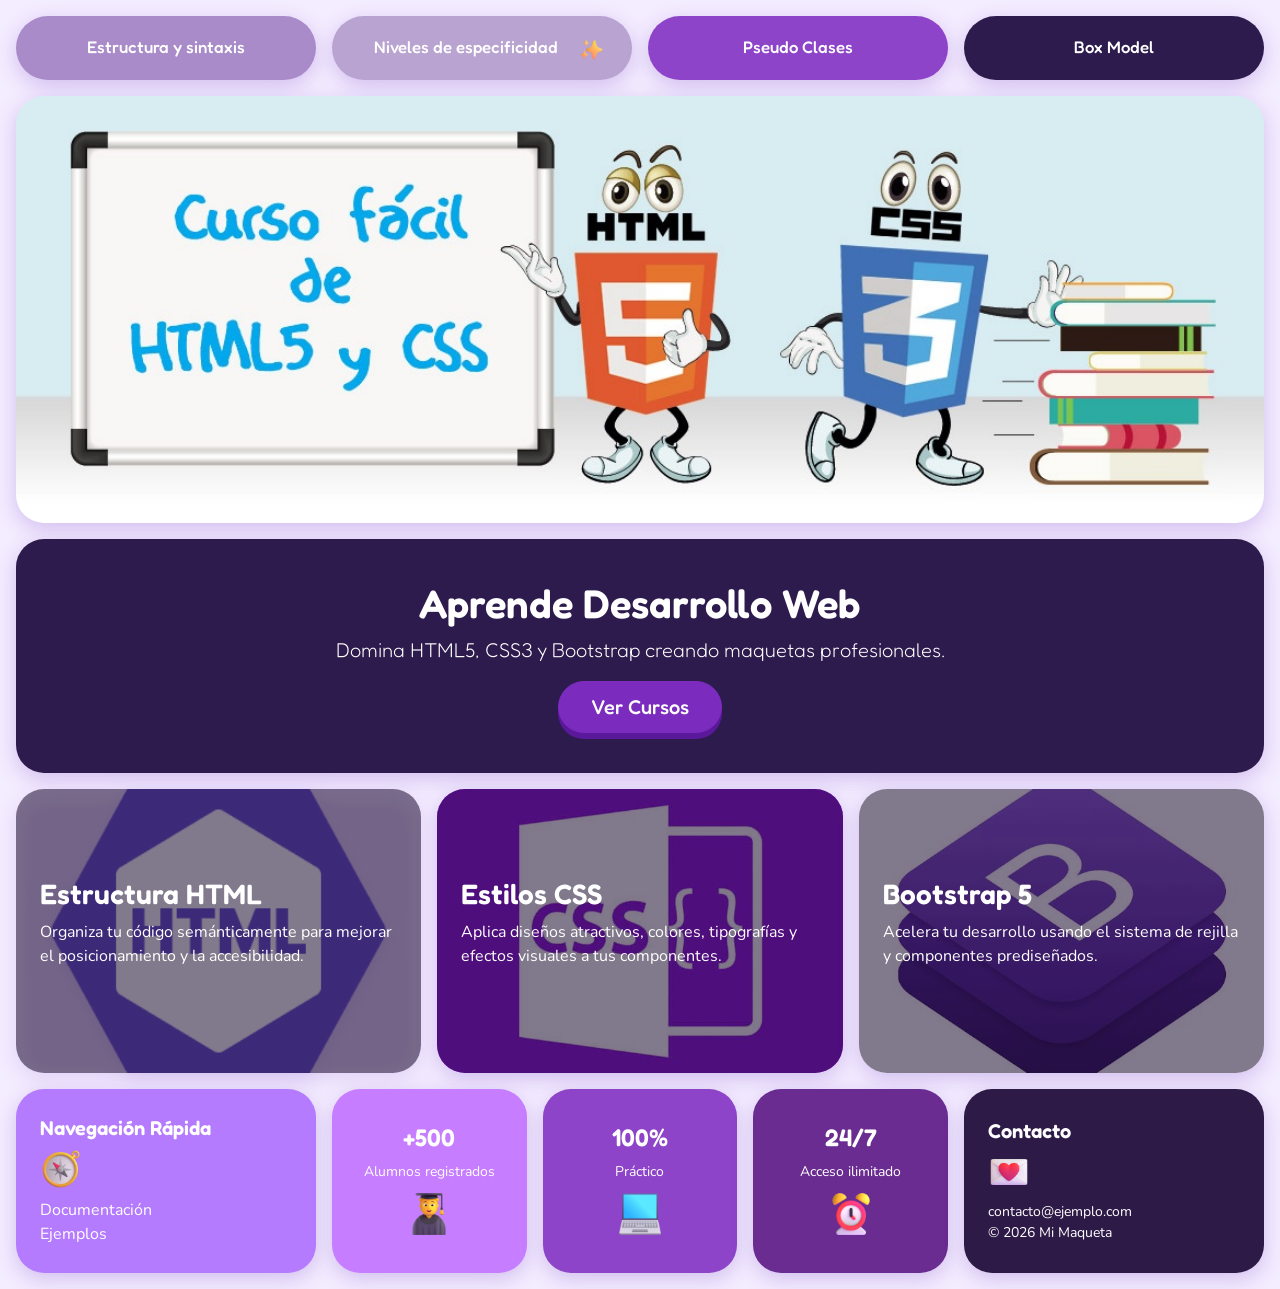
<file: index.html>
<!doctype html>
<html lang="es">
<head>
    <meta charset="utf-8" />
    <meta name="viewport" content="width=device-width, initial-scale=1" />

    <title>Mi primer maqueta</title>

    <!-- Bootstrap 5 CSS -->
    <link
      href="https://cdn.jsdelivr.net/npm/bootstrap@5.3.3/dist/css/bootstrap.min.css"
      rel="stylesheet"
      integrity="sha384-QWTKZyjpPEjISv5WaRU9OFeRpok6YctnYmDr5pNlyT2bRjXh0JMhjY6hW+ALEwIH"
      crossorigin="anonymous"
    />

    <!-- Hoja de estilos propia -->
    <link rel="stylesheet" href="styles.css" />

    <style>
        .caja1 {
            min-height: 80px;
            background-color: #A98BC9;
        }
        .caja2-nav {
            min-height: 80px;
            background-color: #B9A3D1;
        }
        .caja3-nav {
            min-height: 80px;
            background-color: #8E44C9;
        }
        .caja4-nav {
            min-height: 80px;
            background-color: #2D1B4E;
        }

        /* Clases para contenido inferior */
        .caja-hero {
            min-height: 250px;
            background-color: #2D1B4E;
        }
        .caja3-tarjeta {
            min-height: 300px;
            background-color: #8E44C9;
        }
        .caja4-tarjeta {
            min-height: 300px;
            background-color: #2D1B4E;
        }
        .caja5 {
            min-height: 300px;
            background-color: #7B2CBF;
        }
        .caja6 {
            min-height: 200px;
            background-color: #B57BFF;
        }
        .caja7 {
            min-height: 200px;
            background-color: #C77DFF;
        }
        .caja8 {
            min-height: 200px;
            background-color: #8E44C9;
        }
        .caja9 {
            min-height: 200px;
            background-color: #6A2C91;
        }
        .caja10 {
            min-height: 200px;
            background-color: #2E1A47;
        }
    
        /* Tonos morados para los colores de Bootstrap */
        .btn-primary { background-color: #7B2CBF; border-color: #7B2CBF; }
        .btn-primary:hover, .btn-primary:focus, .btn-primary:active { background-color: #5A189A; border-color: #5A189A; }
        .bg-primary { background-color: #7B2CBF !important; }
        .bg-danger { background-color: #9D4EDD !important; }
        .bg-success { background-color: #6A2C91 !important; }
        .bg-info { background-color: #C77DFF !important; }
        .bg-warning { background-color: #E0AAFF !important; }
        .bg-secondary { background-color: #6B5585 !important; }
        .bg-dark { background-color: #160C26 !important; }
        .border-secondary { border-color: #6B5585 !important; }
    </style>
</head>

<body>
    <!-- px-0 elimina los espacios a los lados de la página -->
    <div class="container-fluid px-0">
        <!-- g-0 elimina todos los espacios y separaciones entre las cajas -->
        <div class="row g-0">

            <!-- MENÚ SUPERIOR -->
            <div class="col-12 col-md-3 caja1 d-flex align-items-center justify-content-center">
                <a href="index.html" class="btn btn-link text-white text-decoration-none">Estructura y sintaxis</a>
            </div>
            <div class="col-12 col-md-3 caja2-nav d-flex align-items-center justify-content-center gap-2">
                <a href="especificidadcss.html" class="btn btn-link text-white text-decoration-none">Niveles de especificidad</a>
                <img src="./img/iconoadso.png" height="25px" alt="Icono" />
            </div>
            <div class="col-12 col-md-3 caja3-nav d-flex align-items-center justify-content-center">
                <a href="pseudo.html" class="btn btn-link text-white text-decoration-none">Pseudo Clases</a>
            </div>
            <div class="col-12 col-md-3 caja4-nav d-flex align-items-center justify-content-center">
                <a href="boxmodel.html" class="btn btn-link text-white text-decoration-none">Box Model</a>
            </div>

            <!-- IMAGEN DE CABECERA -->
            <div class="col-12">
              <img
                src="./img/header-image.jpg"
                alt="foto de aprendices aprendiendo css"
                class="img-fluid w-100"
                style="max-height: 500px; object-fit: cover;"
              />
            </div>

            <!-- BANNER HERO -->
            <div class="col-12 caja-hero d-flex flex-column justify-content-center align-items-center text-white text-center p-4">
              <h1>Aprende Desarrollo Web</h1>
              <p class="lead">
                Domina HTML5, CSS3 y Bootstrap creando maquetas profesionales.
              </p>
              <a href="#" class="btn btn-primary btn-lg">Ver Cursos</a>
            </div>

            <!-- TARJETAS PRINCIPALES -->
            <div class="col-12 col-md-4 caja3-tarjeta p-4 text-white d-flex flex-column justify-content-center"
              style="background: linear-gradient(rgba(26, 11, 46, 0.55), rgba(26, 11, 46, 0.55)), url('img/html.png') center/cover no-repeat;"
            >
              <h3>Estructura HTML</h3>
              <p>Organiza tu código semánticamente para mejorar el posicionamiento y la accesibilidad.</p>
            </div>

            <div class="col-12 col-md-4 caja4-tarjeta p-4 text-white d-flex flex-column justify-content-center"
              style="background: linear-gradient(rgba(26, 11, 46, 0.55), rgba(26, 11, 46, 0.55)), url('img/css.jpg') center/cover no-repeat;"
            >
              <h3>Estilos CSS</h3>
              <p>Aplica diseños atractivos, colores, tipografías y efectos visuales a tus componentes.</p>
            </div>

            <div class="col-12 col-md-4 caja5 p-4 text-white d-flex flex-column justify-content-center"
              style="background: linear-gradient(rgba(26, 11, 46, 0.55), rgba(26, 11, 46, 0.55)), url('img/bbo.jpeg') center/cover no-repeat;"
            >
              <h3>Bootstrap 5</h3>
              <p>Acelera tu desarrollo usando el sistema de rejilla y componentes prediseñados.</p>
            </div>

            <!-- SECCIÓN INFERIOR / FOOTER -->
            <div class="col-12 col-md-6 col-xl-3 caja6 p-4 text-white d-flex flex-column align-items-center align-items-xl-start justify-content-center">
              <h5>Navegación Rápida</h5>
              <img src="./img/nav.png" alt="Icono de navegación" class="img-fluid mb-2" style="max-height: 30px;" />
              <ul class="list-unstyled text-center text-xl-start mb-0">
                <li><a href="#" class="text-white text-decoration-none">Documentación</a></li>
                <li><a href="#" class="text-white text-decoration-none">Ejemplos</a></li>
              </ul>
            </div>

            <div class="col-6 col-md-4 col-xl-2 caja7 p-3 text-white d-flex flex-column align-items-center justify-content-center text-center">
              <h4>+500</h4>
              <small class="mb-2">Alumnos registrados</small>
              <img src="./img/alumn.png" alt="Icono de alumnos" class="img-fluid" style="max-height: 35px;" />
            </div>

            <div class="col-6 col-md-4 col-xl-2 caja8 p-3 text-white d-flex flex-column align-items-center justify-content-center text-center">
              <h4>100%</h4>
              <small class="mb-2">Práctico</small>
              <img src="./img/pract.png" alt="Icono de práctico" class="img-fluid" style="max-height: 35px;" />
            </div>

            <div class="col-6 col-md-4 col-xl-2 caja9 p-3 text-white d-flex flex-column align-items-center justify-content-center text-center">
              <h4>24/7</h4>
              <small class="mb-2">Acceso ilimitado</small>
              <img src="./img/247.png" alt="Icono de acceso ilimitado" class="img-fluid" style="max-height: 35px;" />
            </div>

            <div class="col-6 col-md-12 col-xl-3 caja10 p-4 text-white d-flex flex-column align-items-center align-items-xl-start justify-content-center">
              <h5>Contacto</h5>
              <img src="./img/contc.png" alt="Icono de contacto" class="img-fluid mb-2" style="max-height: 30px;" />
              <p class="small text-center text-xl-start mb-0">
                contacto@ejemplo.com<br />© 2026 Mi Maqueta
              </p>
            </div>

        </div>
    </div>

    <!-- Bootstrap 5 JS Sincronizado -->
    <script
      src="https://cdn.jsdelivr.net/npm/bootstrap@5.3.3/dist/js/bootstrap.bundle.min.js"
      integrity="sha384-YvpcrYf0tY3lHB60NNkmXc5s9fDVZLESaAA55NDzEExh9GiGqcDl3KxaGAshDpur"
      crossorigin="anonymous"
    ></script>
</body>
</html>
</file>
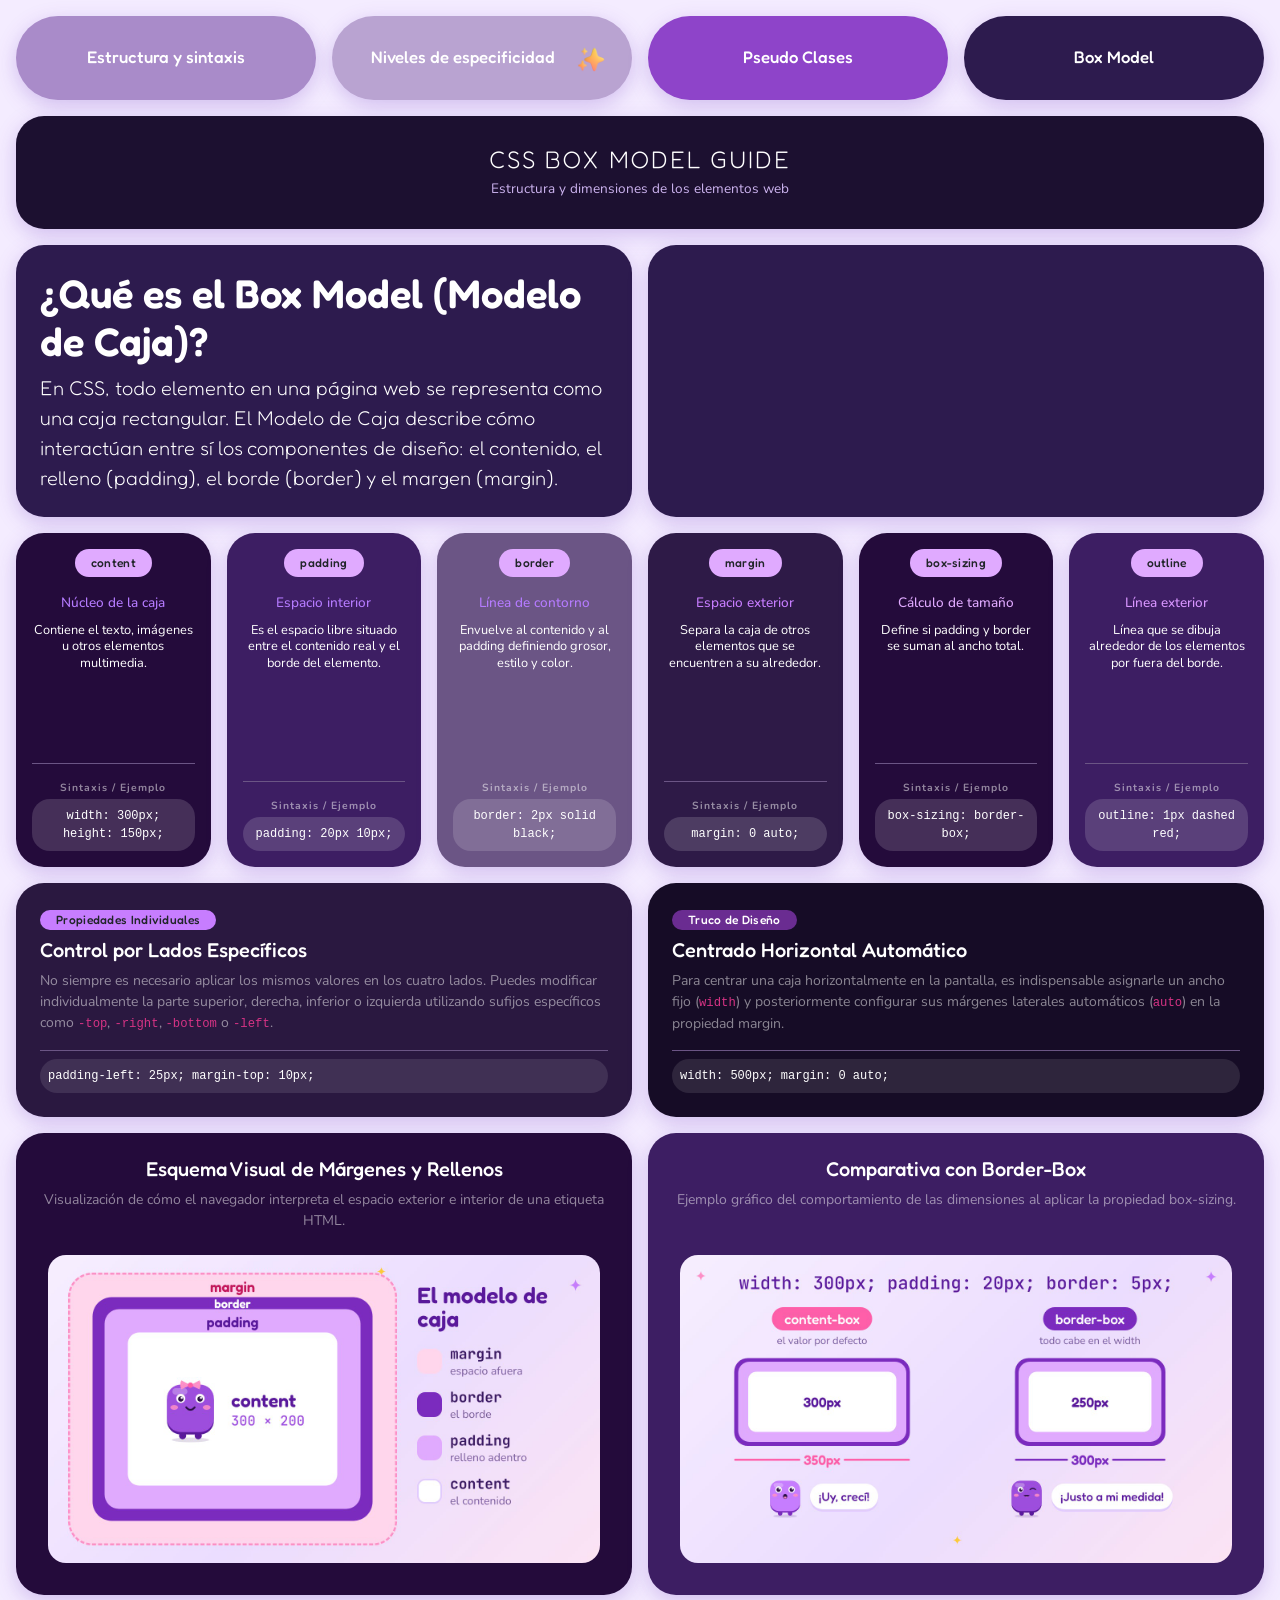
<file: boxmodel.html>
<!doctype html>
<html lang="es">

<head>
    <meta charset="utf-8">
    <meta name="viewport" content="width=device-width, initial-scale=1">

    <title>Box Model - CSS Guía</title>

    <!-- Bootstrap 5 -->
    <link href="https://cdn.jsdelivr.net/npm/bootstrap@5.3.8/dist/css/bootstrap.min.css" rel="stylesheet"
        integrity="sha384-sRIl4kxILFvY47J16cr9ZwB07vP4J8+LH7qKQnuqkuIAvNWLzeN8tE5YBujZqJLB" crossorigin="anonymous">

    <!-- Hoja de estilos propia -->
    <link rel="stylesheet" href="styles.css">

    <link rel="stylesheet" href="https://cdn.jsdelivr.net/npm/bootstrap-icons@1.11.3/font/bootstrap-icons.min.css">

    <style>
        .caja1 {
            height: 100px;
            background-color: #A98BC9;
        }

        .caja2 {
            height: 100px;
            background-color: #B9A3D1;
        }

        .caja3 {
            height: 100px;
            background-color: #8E44C9;
        }

        .caja4 {
            height: 100px;
            background-color: #2D1B4E;
        }

        /* Banner minimalista superior */
        .caja5 {
            background-color: #1C1030;
            padding: 30px 20px;
            text-align: center;
        }

        /* Dos cajas grandes centrales de cabecera */
        .caja6 {
            min-height: 250px;
            background-color: #2D1B4E;
        }

        .caja7 {
            min-height: 250px;
            background-color: #2D1B4E;
        }

        /* Tamaños variados y dinámicos para las cajas de términos */
        .caja-variada-1 { min-height: 270px; background-color: #240B3B; }
        .caja-variada-2 { min-height: 330px; background-color: #3D1E63; }
        .caja-variada-3 { min-height: 290px; background-color: #6B5585; }
        .caja-variada-4 { min-height: 350px; background-color: #2E1A47; }

        /* Estilo para las dos cajas grandes de texto */
        .caja-grande-final-1 { min-height: 220px; background-color: #2A1840; }
        .caja-grande-final-2 { min-height: 220px; background-color: #160C26; }

        /* Estilo para las dos nuevas cajas de imágenes */
        .caja-imagen-1 { min-height: 320px; background-color: #240B3B; }
        .caja-imagen-2 { min-height: 320px; background-color: #3D1E63; }
    
        /* Tonos morados para los colores de Bootstrap */
        .btn-primary { background-color: #7B2CBF; border-color: #7B2CBF; }
        .btn-primary:hover, .btn-primary:focus, .btn-primary:active { background-color: #5A189A; border-color: #5A189A; }
        .bg-primary { background-color: #7B2CBF !important; }
        .bg-danger { background-color: #9D4EDD !important; }
        .bg-success { background-color: #6A2C91 !important; }
        .bg-info { background-color: #C77DFF !important; }
        .bg-warning { background-color: #E0AAFF !important; }
        .bg-secondary { background-color: #6B5585 !important; }
        .bg-dark { background-color: #160C26 !important; }
        .border-secondary { border-color: #6B5585 !important; }
    </style>
</head>

<body>
    <div class="container-fluid px-0">
        <div class="row g-0">

            <!-- MENÚ DE NAVEGACIÓN -->
            <div class="col-12 col-md-12 col-lg-3 caja1">
                <div class="text-center h-100 d-flex align-items-center justify-content-center">
                    <a href="index.html" class="btn btn-link text-white text-decoration-none">Estructura y sintaxis</a>
                </div>
            </div>
            <div class="col-12 col-md-12 col-lg-3 caja2">
                <div class="text-center h-100 d-flex align-items-center justify-content-center gap-2">
                    <a href="especificidadcss.html" class="btn btn-link text-white text-decoration-none">Niveles de especificidad</a>
                    <img src="./img/iconoadso.png" height="30px" alt="Icono" />
                </div>
            </div>
            <div class="col-12 col-md-12 col-lg-3 caja3">
                <div class="text-center h-100 d-flex align-items-center justify-content-center">
                    <a href="pseudo.html" class="btn btn-link text-white text-decoration-none">Pseudo Clases</a>
                </div>
            </div>
            <div class="col-12 col-md-12 col-lg-3 caja4">
                <div class="text-center h-100 d-flex align-items-center justify-content-center">
                    <a href="boxmodel.html" class="btn btn-link text-white text-decoration-none">Box Model</a>
                </div>
            </div>

            <!-- BANNER MINIMALISTA -->
            <div class="col-12 caja5 text-white">
                <h1 class="fw-light m-0" style="letter-spacing: 2px; font-size: 1.5rem;">CSS BOX MODEL GUIDE</h1>
                <p class="text-muted m-0 mt-1" style="font-size: 0.85rem;">Estructura y dimensiones de los elementos web</p>
            </div>

            <!-- DOS CAJAS GRANDES CENTRALES -->
            <div class="col-12 col-md-12 col-lg-6 caja6 p-4 d-flex flex-column justify-content-center text-white">
                <h1>¿Qué es el Box Model (Modelo de Caja)?</h1>
                <p class="lead mb-0">En CSS, todo elemento en una página web se representa como una caja rectangular. El Modelo de Caja describe cómo interactúan entre sí los componentes de diseño: el contenido, el relleno (padding), el borde (border) y el margen (margin).</p>
            </div>

            <div class="col-12 col-md-12 col-lg-6 caja7 p-4 d-flex align-items-center justify-content-center text-white">
            </div>

            <!-- CAJAS DE TÉRMINOS Y SINTAXIS (6 CAJAS) -->

            <!-- CAJA 1: CONTENT -->
            <div class="col-6 col-md-4 col-lg-2 caja-variada-1 p-3 text-center d-flex flex-column justify-content-between">
                <div class="d-flex flex-column align-items-center">
                    <span class="badge bg-warning text-dark px-3 py-2 mb-3 fw-bold">content</span>
                    <p class="mb-2 w-100" style="font-size: 0.85rem; color: #B57BFF; font-weight: 500;">Núcleo de la caja</p>
                    <p class="text-white mb-2 w-100" style="font-size: 0.80rem; line-height: 1.3;">Contiene el texto, imágenes u otros elementos multimedia.</p>
                </div>
                <div class="mt-auto pt-3 border-top border-secondary border-opacity-50 w-100">
                    <span class="d-block fw-bold mb-1 text-white-50" style="font-size: 0.65rem; letter-spacing: 1px;">Sintaxis / Ejemplo</span>
                    <code class="d-block p-2 rounded text-white" style="font-size: 0.75rem; background: rgba(255, 255, 255, 0.15);">width: 300px; height: 150px;</code>
                </div>
            </div>

            <!-- CAJA 2: PADDING -->
            <div class="col-6 col-md-4 col-lg-2 caja-variada-2 p-3 text-center d-flex flex-column justify-content-between">
                <div class="d-flex flex-column align-items-center">
                    <span class="badge bg-warning text-dark px-3 py-2 mb-3 fw-bold">padding</span>
                    <p class="mb-2 w-100" style="font-size: 0.85rem; color: #B57BFF; font-weight: 500;">Espacio interior</p>
                    <p class="text-white mb-2 w-100" style="font-size: 0.80rem; line-height: 1.3;">Es el espacio libre situado entre el contenido real y el borde del elemento.</p>
                </div>
                <div class="mt-auto pt-3 border-top border-secondary border-opacity-50 w-100">
                    <span class="d-block fw-bold mb-1 text-white-50" style="font-size: 0.65rem; letter-spacing: 1px;">Sintaxis / Ejemplo</span>
                    <code class="d-block p-2 rounded text-white" style="font-size: 0.75rem; background: rgba(255, 255, 255, 0.15);">padding: 20px 10px;</code>
                </div>
            </div>

            <!-- CAJA 3: BORDER -->
            <div class="col-6 col-md-4 col-lg-2 caja-variada-3 p-3 text-center d-flex flex-column justify-content-between">
                <div class="d-flex flex-column align-items-center">
                    <span class="badge bg-warning text-dark px-3 py-2 mb-3 fw-bold">border</span>
                    <p class="mb-2 w-100" style="font-size: 0.85rem; color: #B57BFF; font-weight: 500;">Línea de contorno</p>
                    <p class="text-white mb-2 w-100" style="font-size: 0.80rem; line-height: 1.3;">Envuelve al contenido y al padding definiendo grosor, estilo y color.</p>
                </div>
                <div class="mt-auto pt-3 border-top border-secondary border-opacity-50 w-100">
                    <span class="d-block fw-bold mb-1 text-white-50" style="font-size: 0.65rem; letter-spacing: 1px;">Sintaxis / Ejemplo</span>
                    <code class="d-block p-2 rounded text-white" style="font-size: 0.75rem; background: rgba(255, 255, 255, 0.15);">border: 2px solid black;</code>
                </div>
            </div>

            <!-- CAJA 4: MARGIN -->
            <div class="col-6 col-md-4 col-lg-2 caja-variada-4 p-3 text-center d-flex flex-column justify-content-between">
                <div class="d-flex flex-column align-items-center">
                    <span class="badge bg-warning text-dark px-3 py-2 mb-3 fw-bold">margin</span>
                    <p class="mb-2 w-100" style="font-size: 0.85rem; color: #C77DFF; font-weight: 500;">Espacio exterior</p>
                    <p class="text-white mb-2 w-100" style="font-size: 0.80rem; line-height: 1.3;">Separa la caja de otros elementos que se encuentren a su alrededor.</p>
                </div>
                <div class="mt-auto pt-3 border-top border-secondary border-opacity-50 w-100">
                    <span class="d-block fw-bold mb-1 text-white-50" style="font-size: 0.65rem; letter-spacing: 1px;">Sintaxis / Ejemplo</span>
                    <code class="d-block p-2 rounded text-white" style="font-size: 0.75rem; background: rgba(255, 255, 255, 0.15);">margin: 0 auto;</code>
                </div>
            </div>

            <!-- CAJA 5: BOX-SIZING -->
            <div class="col-6 col-md-4 col-lg-2 caja-variada-1 p-3 text-center d-flex flex-column justify-content-between">
                <div class="d-flex flex-column align-items-center">
                    <span class="badge bg-warning text-dark px-3 py-2 mb-3 fw-bold">box-sizing</span>
                    <p class="mb-2 w-100" style="font-size: 0.85rem; color: #E0AAFF; font-weight: 500;">Cálculo de tamaño</p>
                    <p class="text-white mb-2 w-100" style="font-size: 0.80rem; line-height: 1.3;">Define si padding y border se suman al ancho total.</p>
                </div>
                <div class="mt-auto pt-3 border-top border-secondary border-opacity-50 w-100">
                    <span class="d-block fw-bold mb-1 text-white-50" style="font-size: 0.65rem; letter-spacing: 1px;">Sintaxis / Ejemplo</span>
                    <code class="d-block p-2 rounded text-white" style="font-size: 0.75rem; background: rgba(255, 255, 255, 0.15);">box-sizing: border-box;</code>
                </div>
            </div>

            <!-- CAJA 6: OUTLINE -->
            <div class="col-6 col-md-4 col-lg-2 caja-variada-2 p-3 text-center d-flex flex-column justify-content-between">
                <div class="d-flex flex-column align-items-center">
                    <span class="badge bg-warning text-dark px-3 py-2 mb-3 fw-bold">outline</span>
                    <p class="mb-2 w-100" style="font-size: 0.85rem; color: #D896FF; font-weight: 500;">Línea exterior</p>
                    <p class="text-white mb-2 w-100" style="font-size: 0.80rem; line-height: 1.3;">Línea que se dibuja alrededor de los elementos por fuera del borde.</p>
                </div>
                <div class="mt-auto pt-3 border-top border-secondary border-opacity-50 w-100">
                    <span class="d-block fw-bold mb-1 text-white-50" style="font-size: 0.65rem; letter-spacing: 1px;">Sintaxis / Ejemplo</span>
                    <code class="d-block p-2 rounded text-white" style="font-size: 0.75rem; background: rgba(255, 255, 255, 0.15);">outline: 1px dashed red;</code>
                </div>
            </div>

            <!-- DOS CAJAS GRANDES FINALES (TEXTO) -->

            <!-- CAJA GRANDE FINAL 1: Lados Específicos -->
            <div class="col-12 col-md-6 caja-grande-final-1 p-4 text-white d-flex flex-column justify-content-between">
                <div>
                    <span class="badge bg-info text-dark px-3 py-1 mb-2 fw-bold">Propiedades Individuales</span>
                    <h4 class="h5">Control por Lados Específicos</h4>
                    <p class="small text-white-50 mb-0">No siempre es necesario aplicar los mismos valores en los cuatro lados. Puedes modificar individualmente la parte superior, derecha, inferior o izquierda utilizando sufijos específicos como <code>-top</code>, <code>-right</code>, <code>-bottom</code> o <code>-left</code>.</p>
                </div>
                <div class="mt-3 pt-2 border-top border-secondary border-opacity-50">
                    <code class="d-block p-2 rounded text-white" style="font-size: 0.75rem; background: rgba(255, 255, 255, 0.1);">padding-left: 25px; margin-top: 10px;</code>
                </div>
            </div>

            <!-- CAJA GRANDE FINAL 2: Centrado Automático -->
            <div class="col-12 col-md-6 caja-grande-final-2 p-4 text-white d-flex flex-column justify-content-between">
                <div>
                    <span class="badge bg-success px-3 py-1 mb-2 fw-bold">Truco de Diseño</span>
                    <h4 class="h5">Centrado Horizontal Automático</h4>
                    <p class="small text-white-50 mb-0">Para centrar una caja horizontalmente en la pantalla, es indispensable asignarle un ancho fijo (<code>width</code>) y posteriormente configurar sus márgenes laterales automáticos (<code>auto</code>) en la propiedad margin.</p>
                </div>
                <div class="mt-3 pt-2 border-top border-secondary border-opacity-50">
                    <code class="d-block p-2 rounded text-white" style="font-size: 0.75rem; background: rgba(255, 255, 255, 0.1);">width: 500px; margin: 0 auto;</code>
                </div>
            </div>

            <!-- DOS NUEVAS CAJAS PARA IMÁGENES -->

            <!-- NUEVA CAJA DE IMAGEN 1 -->
            <div class="col-12 col-md-6 caja-imagen-1 p-4 text-white d-flex flex-column justify-content-between text-center">
                <div>
                    <h4 class="h5 mb-2">Esquema Visual de Márgenes y Rellenos</h4>
                    <p class="small text-white-50 mb-3">Visualización de cómo el navegador interpreta el espacio exterior e interior de una etiqueta HTML.</p>
                </div>
                <div class="d-flex align-items-center justify-content-center bg-dark p-2 rounded">
                    <img src="./img/content1.jpg" alt="Ejemplo de Box Model 1" class="img-fluid rounded" style="max-height: 180px; object-fit: contain;">
                </div>
            </div>

            <!-- NUEVA CAJA DE IMAGEN 2 -->
            <div class="col-12 col-md-6 caja-imagen-2 p-4 text-white d-flex flex-column justify-content-between text-center">
                <div>
                    <h4 class="h5 mb-2">Comparativa con Border-Box</h4>
                    <p class="small text-white-50 mb-3">Ejemplo gráfico del comportamiento de las dimensiones al aplicar la propiedad box-sizing.</p>
                </div>
                <div class="d-flex align-items-center justify-content-center bg-dark p-2 rounded">
                    <img src="./img/content2.jpg" alt="Ejemplo de Box Model 2" class="img-fluid rounded" style="max-height: 180px; object-fit: contain;">
                </div>
            </div>

        </div>
    </div>

    <!-- Bootstrap JavaScript -->
    <script src="https://cdn.jsdelivr.net/npm/bootstrap@5.3.8/dist/js/bootstrap.bundle.min.js"
        integrity="sha384-FKyoEForCGlyvwx9Hj09JcYn3nv7wiPVlz7YYwJrWVcXK/BmnVDxM+D2scQbITxI"
        crossorigin="anonymous">
    </script>
</body>

</html>
</file>
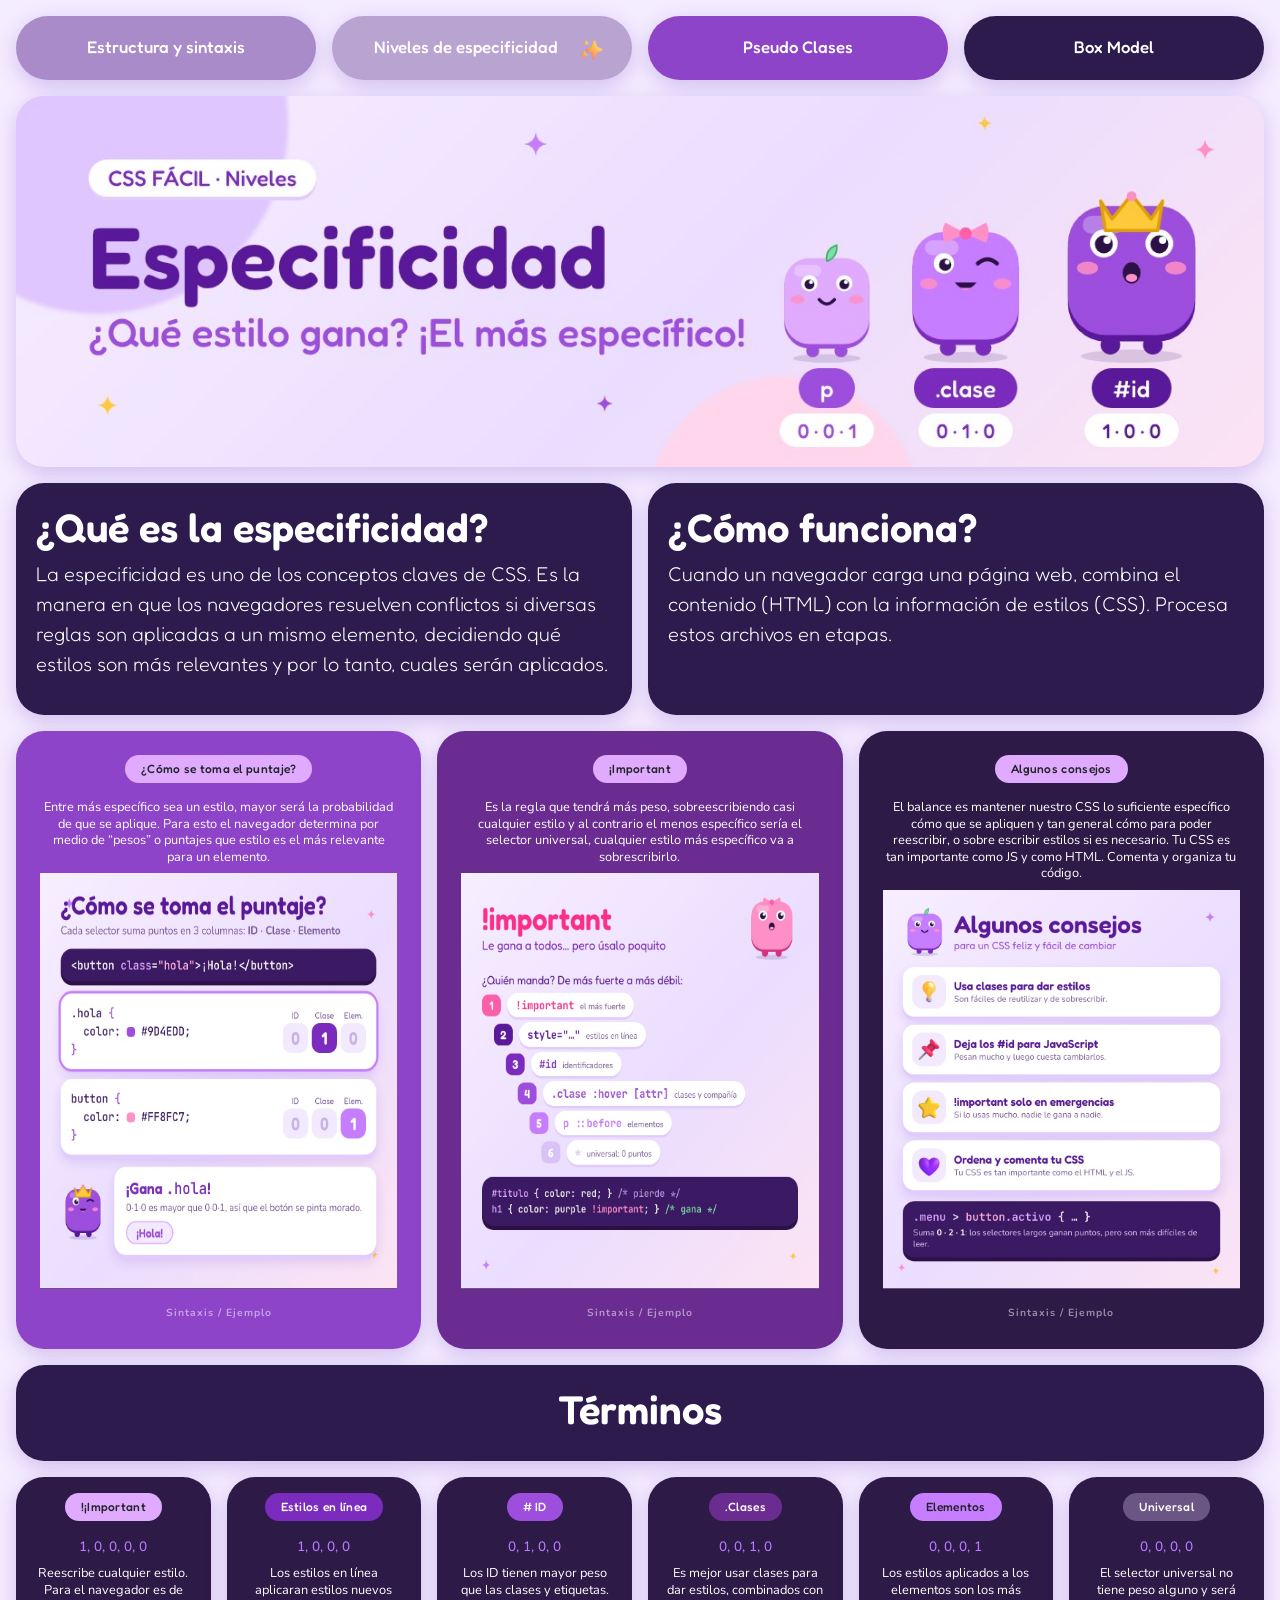
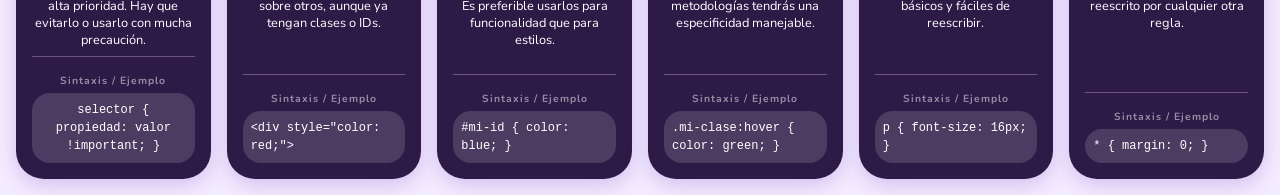
<file: especificidadcss.html>
<!doctype html>
<html lang="es">
<head>
    <meta charset="utf-8" />
    <meta name="viewport" content="width=device-width, initial-scale=1" />

    <title>Mi primer maqueta</title>

    <!-- Bootstrap 5 CSS -->
    <link
      href="https://cdn.jsdelivr.net/npm/bootstrap@5.3.3/dist/css/bootstrap.min.css"
      rel="stylesheet"
      integrity="sha384-QWTKZyjpPEjISv5WaRU9OFeRpok6YctnYmDr5pNlyT2bRjXh0JMhjY6hW+ALEwIH"
      crossorigin="anonymous"
    />

    <!-- Hoja de estilos propia -->
    <link rel="stylesheet" href="styles.css" />

    <style>
        .caja1 {
            min-height: 80px;
            background-color: #A98BC9;
        }
        .caja2-nav {
            min-height: 80px;
            background-color: #B9A3D1;
        }
        .caja3-nav {
            min-height: 80px;
            background-color: #8E44C9;
        }
        .caja4-nav {
            min-height: 80px;
            background-color: #2D1B4E;
        }

        /* Clases para contenido inferior */
        .caja-hero {
            min-height: 250px;
            background-color: #2D1B4E;
        }
        .caja3-tarjeta {
            min-height: 300px;
            background-color: #8E44C9;
        }
        .caja4-tarjeta {
            min-height: 300px;
            background-color: #2D1B4E;
        }
        .caja5 {
            min-height: 300px;
            background-color: #7B2CBF;
        }
        .caja6 {
            min-height: 200px;
            background-color: #2D1B4E ;
        }
        .caja7 {
            min-height: 200px;
            background-color: #2D1B4E;
        }
        .caja8 {
            min-height: 200px;
            background-color: #8E44C9;
        }
        .caja9 {
            min-height: 200px;
            background-color: #6A2C91;
        }
        .caja10 {
            min-height: 200px;
            background-color: #2E1A47;
        }

        .caja11 {
            min-height: 50px;
            background-color: #2D1B4E;
        }

        .caja12 {
            min-height: 80px;
            background-color: #2E1A47;
        }
    
        /* Tonos morados para los colores de Bootstrap */
        .btn-primary { background-color: #7B2CBF; border-color: #7B2CBF; }
        .btn-primary:hover, .btn-primary:focus, .btn-primary:active { background-color: #5A189A; border-color: #5A189A; }
        .bg-primary { background-color: #7B2CBF !important; }
        .bg-danger { background-color: #9D4EDD !important; }
        .bg-success { background-color: #6A2C91 !important; }
        .bg-info { background-color: #C77DFF !important; }
        .bg-warning { background-color: #E0AAFF !important; }
        .bg-secondary { background-color: #6B5585 !important; }
        .bg-dark { background-color: #160C26 !important; }
        .border-secondary { border-color: #6B5585 !important; }
    </style>
</head>

<body>
    <!-- px-0 elimina los espacios a los lados de la página -->
    <div class="container-fluid px-0">
        <!-- g-0 elimina todos los espacios y separaciones entre las cajas -->
        <div class="row g-0">

            <!-- MENÚ SUPERIOR -->
            <div class="col-12 col-md-3 caja1 d-flex align-items-center justify-content-center">
                <a href="index.html" class="btn btn-link text-white text-decoration-none">Estructura y sintaxis</a>
            </div>
            <div class="col-12 col-md-3 caja2-nav d-flex align-items-center justify-content-center gap-2">
                <a href="especificidadcss.html" class="btn btn-link text-white text-decoration-none">Niveles de especificidad</a>
                <img src="./img/iconoadso.png" height="25px" alt="Icono" />
            </div>
            <div class="col-12 col-md-3 caja3-nav d-flex align-items-center justify-content-center">
                <a href="pseudo.html" class="btn btn-link text-white text-decoration-none">Pseudo Clases</a>
            </div>
            <div class="col-12 col-md-3 caja4-nav d-flex align-items-center justify-content-center">
                <a href="boxmodel.html" class="btn btn-link text-white text-decoration-none">Box Model</a>
            </div>

        <div class="row g-0">
                    <div class="col-12 caja5">
                        <img src="img/especificidad.jpg" alt="Imagen de pseudoclases CSS" class="img-fluid w-100 d-block">
                    </div>
                </div>

                <div class="col-12 col-md-12 col-lg-6 caja6" style="color: #ffffff;">
                    <h1>¿Qué es la especificidad?</h1>
                    <p class="lead">
                        La especificidad es uno de los conceptos claves de CSS. Es la manera en que los navegadores resuelven conflictos si diversas reglas son aplicadas a un mismo elemento, decidiendo qué estilos son más relevantes y por lo tanto, cuales serán aplicados.</p>
                </div>

                <div class="col-12 col-md-12 col-lg-6 caja7" style="color: #ffffff;">
                    <h1>¿Cómo funciona?</h1>
                    <p class="lead">
                        Cuando un navegador carga una página web, combina el contenido (HTML) con la información de estilos (CSS). Procesa estos archivos en etapas. </p>
                </div>

                <!-- TARJETAS PRINCIPALES -->
            <div class="col-12 col-md-4 caja3-tarjeta caja8 p-4 text-center d-flex flex-column justify-content-between">
                <div class="d-flex flex-column align-items-center">
                    <span class="badge bg-warning text-dark px-3 py-2 mb-3 fw-bold">¿Cómo se toma el puntaje? </span>
                    <p class="text-white mb-2 w-100" style="font-size: 0.80rem; line-height: 1.3;">Entre más específico sea un estilo, mayor será la probabilidad de que se aplique. Para esto el navegador determina por medio de “pesos” o puntajes que estilo es el más relevante para un elemento.</p>
                </div>
                <img src="./img/especificidad1.jpg" height="100%" alt="Icono" />
                <div class="mt-auto pt-3 border-top border-secondary border-opacity-50 w-100">
                    <span class="d-block fw-bold mb-1 text-white-50" style="font-size: 0.65rem; letter-spacing: 1px;">Sintaxis / Ejemplo</span>
                </div>
            </div>

            <div class="col-12 col-md-4 caja3-tarjeta caja9 p-4 text-center d-flex flex-column justify-content-between">
                <div class="d-flex flex-column align-items-center">
                    <span class="badge bg-warning text-dark px-3 py-2 mb-3 fw-bold">¡Important </span>
                    <p class="text-white mb-2 w-100" style="font-size: 0.80rem; line-height: 1.3;">Es la regla que tendrá más peso, sobreescribiendo casi cualquier estilo y al contrario el menos específico sería el selector universal, cualquier estilo más específico va a sobrescribirlo.</p>
                </div>
                <img src="./img/especificidad2.jpg" height="90%" alt="Icono" />
                <div class="mt-auto pt-3 border-top border-secondary border-opacity-50 w-100">
                    <span class="d-block fw-bold mb-1 text-white-50" style="font-size: 0.65rem; letter-spacing: 1px;">Sintaxis / Ejemplo</span>
                </div>
            </div>

            <div class="col-12 col-md-4 caja3-tarjeta caja10 p-4 text-center d-flex flex-column justify-content-between">
                <div class="d-flex flex-column align-items-center">
                    <span class="badge bg-warning text-dark px-3 py-2 mb-3 fw-bold">Algunos consejos </span>
                    <p class="text-white mb-2 w-100" style="font-size: 0.80rem; line-height: 1.3;">El balance es mantener nuestro CSS lo suficiente específico cómo que se apliquen y tan general cómo para poder reescribir, o sobre escribir estilos si es necesario. Tu CSS es tan importante como JS y como HTML. Comenta y organiza tu código.</p>
                </div>
                <img src="./img/especificidad3.jpg" height="100%" alt="Icono" />
                <div class="mt-auto pt-3 border-top border-secondary border-opacity-50 w-100">
                    <span class="d-block fw-bold mb-1 text-white-50" style="font-size: 0.65rem; letter-spacing: 1px;">Sintaxis / Ejemplo</span>
                </div>
            </div>

            <div class="row g-0">
                <div class="col-12 caja11 d-flex justify-content-center text-white">
                <h1>Términos</h1>
            </div>
        </div>

        <div class="col-6 col-md-4 col-lg-2 caja12 p-3 text-center d-flex flex-column justify-content-between">
                <div class="d-flex flex-column align-items-center">
                    <span class="badge bg-warning text-dark px-3 py-2 mb-3 fw-bold">!¡Important</span>
                    <p class="mb-2 w-100" style="font-size: 0.85rem; color: #B57BFF; font-weight: 500;">1, 0, 0, 0, 0</p>
                    <p class="text-white mb-2 w-100" style="font-size: 0.80rem; line-height: 1.3;">Reescribe cualquier estilo.
                        Para el navegador es de alta prioridad.
                        Hay que evitarlo o usarlo con mucha precaución.</p>
                </div>
                <div class="mt-auto pt-3 border-top border-secondary border-opacity-50 w-100">
                    <span class="d-block fw-bold mb-1 text-white-50" style="font-size: 0.65rem; letter-spacing: 1px;">Sintaxis / Ejemplo</span>
                    <code class="d-block p-2 rounded text-white" style="font-size: 0.75rem; background: rgba(255, 255, 255, 0.15);">selector {
  propiedad: valor !important;
}</code>
                </div>
            </div>

       
            <div class="col-6 col-md-4 col-lg-2 caja12 p-3 text-center d-flex flex-column justify-content-between">
                    <div class="d-flex flex-column align-items-center">
                        <span class="badge bg-primary px-3 py-2 mb-3 fw-bold">Estilos en línea</span>
                        <p class="mb-2 w-100" style="font-size: 0.85rem; color: #B57BFF; font-weight: 500;">1, 0, 0, 0</p>
                        <p class="text-white mb-2 w-100" style="font-size: 0.80rem; line-height: 1.3;">Los estilos en línea aplicaran estilos nuevos sobre otros, aunque ya tengan clases o IDs.</p>
                    </div>
                    <div class="mt-auto pt-3 border-top border-secondary border-opacity-50 w-100">
                        <span class="d-block fw-bold mb-1 text-white-50" style="font-size: 0.65rem; letter-spacing: 1px;">Sintaxis / Ejemplo</span>
                        <code class="d-block p-2 rounded text-white text-start" style="font-size: 0.75rem; background: rgba(255, 255, 255, 0.15);">&lt;div style="color: red;"&gt;</code>
                    </div>
                </div>

    
            <div class="col-6 col-md-4 col-lg-2 caja12 p-3 text-center d-flex flex-column justify-content-between">
                    <div class="d-flex flex-column align-items-center">
                        <span class="badge bg-danger px-3 py-2 mb-3 fw-bold"># ID</span>
                        <p class="mb-2 w-100" style="font-size: 0.85rem; color: #B57BFF; font-weight: 500;">0, 1, 0, 0</p>
                        <p class="text-white mb-2 w-100" style="font-size: 0.80rem; line-height: 1.3;">Los ID tienen mayor peso que las clases y etiquetas. Es preferible usarlos para funcionalidad que para estilos.</p>
                    </div>
                    <div class="mt-auto pt-3 border-top border-secondary border-opacity-50 w-100">
                        <span class="d-block fw-bold mb-1 text-white-50" style="font-size: 0.65rem; letter-spacing: 1px;">Sintaxis / Ejemplo</span>
                        <code class="d-block p-2 rounded text-white text-start" style="font-size: 0.75rem; background: rgba(255, 255, 255, 0.15);">#mi-id {
                color: blue;
                }</code>
                    </div>
                </div>

        
            <div class="col-6 col-md-4 col-lg-2 caja12 p-3 text-center d-flex flex-column justify-content-between">
                    <div class="d-flex flex-column align-items-center">
                        <span class="badge bg-success px-3 py-2 mb-3 fw-bold">.Clases</span>
                        <p class="mb-2 w-100" style="font-size: 0.85rem; color: #B57BFF; font-weight: 500;">0, 0, 1, 0</p>
                        <p class="text-white mb-2 w-100" style="font-size: 0.80rem; line-height: 1.3;">Es mejor usar clases para dar estilos, combinados con metodologías tendrás una especificidad manejable.</p>
                    </div>
                    <div class="mt-auto pt-3 border-top border-secondary border-opacity-50 w-100">
                        <span class="d-block fw-bold mb-1 text-white-50" style="font-size: 0.65rem; letter-spacing: 1px;">Sintaxis / Ejemplo</span>
                        <code class="d-block p-2 rounded text-white text-start" style="font-size: 0.75rem; background: rgba(255, 255, 255, 0.15);">.mi-clase:hover {
                color: green;
                }</code>
                    </div>
                </div>
            
            <div class="col-6 col-md-4 col-lg-2 caja12 p-3 text-center d-flex flex-column justify-content-between">
                    <div class="d-flex flex-column align-items-center">
                        <span class="badge bg-info text-dark px-3 py-2 mb-3 fw-bold">Elementos</span>
                        <p class="mb-2 w-100" style="font-size: 0.85rem; color: #B57BFF; font-weight: 500;">0, 0, 0, 1</p>
                        <p class="text-white mb-2 w-100" style="font-size: 0.80rem; line-height: 1.3;">Los estilos aplicados a los elementos son los más básicos y fáciles de reescribir.</p>
                    </div>
                    <div class="mt-auto pt-3 border-top border-secondary border-opacity-50 w-100">
                        <span class="d-block fw-bold mb-1 text-white-50" style="font-size: 0.65rem; letter-spacing: 1px;">Sintaxis / Ejemplo</span>
                        <code class="d-block p-2 rounded text-white text-start" style="font-size: 0.75rem; background: rgba(255, 255, 255, 0.15);">p {
                font-size: 16px;
                }</code>
                    </div>
                </div>

            <div class="col-6 col-md-4 col-lg-2 caja12 p-3 text-center d-flex flex-column justify-content-between">
                    <div class="d-flex flex-column align-items-center">
                        <span class="badge bg-secondary px-3 py-2 mb-3 fw-bold">Universal</span>
                        <p class="mb-2 w-100" style="font-size: 0.85rem; color: #B57BFF; font-weight: 500;">0, 0, 0, 0</p>
                        <p class="text-white mb-2 w-100" style="font-size: 0.80rem; line-height: 1.3;">El selector universal no tiene peso alguno y será reescrito por cualquier otra regla.</p>
                    </div>
                    <div class="mt-auto pt-3 border-top border-secondary border-opacity-50 w-100">
                        <span class="d-block fw-bold mb-1 text-white-50" style="font-size: 0.65rem; letter-spacing: 1px;">Sintaxis / Ejemplo</span>
                        <code class="d-block p-2 rounded text-white text-start" style="font-size: 0.75rem; background: rgba(255, 255, 255, 0.15);">* {
                margin: 0;
                }</code>
                    </div>
                </div>

<!-- Bootstrap 5 JS Sincronizado -->
    <script
      src="https://cdn.jsdelivr.net/npm/bootstrap@5.3.3/dist/js/bootstrap.bundle.min.js"
      integrity="sha384-YvpcrYf0tY3lHB60NNkmXc5s9fDVZLESaAA55NDzEExh9GiGqcDl3KxaGAshDpur"
      crossorigin="anonymous"
    ></script>
</body>
</html>
</file>
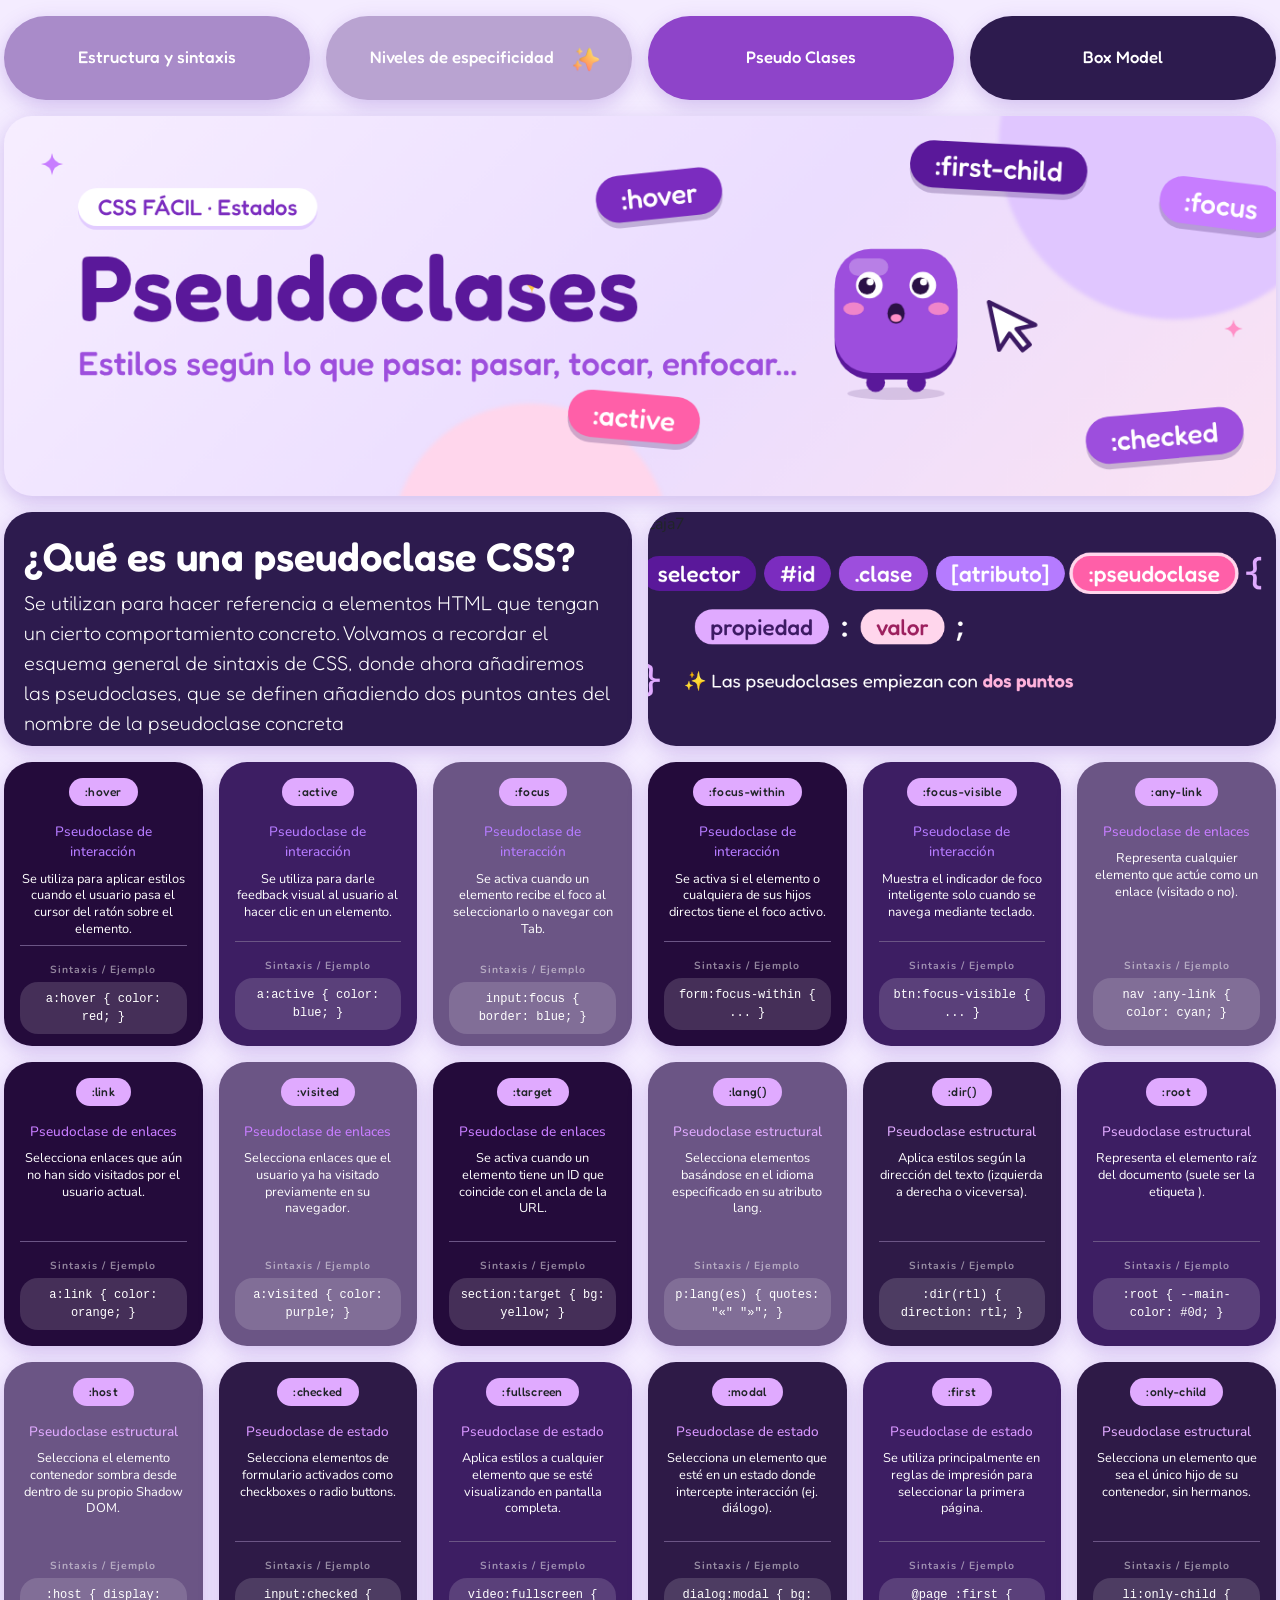
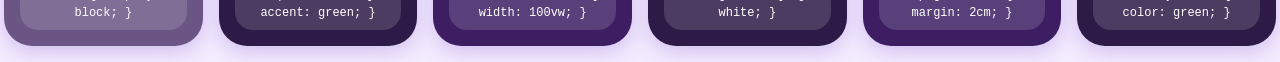
<file: pseudo.html>
<!doctype html>
<html lang="es">

<head>
    <meta charset="utf-8">
    <meta name="viewport" content="width=device-width, initial-scale=1">

    <title>Mi primer maqueta</title>

    <!-- Bootstrap 5 -->
    <link href="https://cdn.jsdelivr.net/npm/bootstrap@5.3.8/dist/css/bootstrap.min.css" rel="stylesheet"
        integrity="sha384-sRIl4kxILFvY47J16cr9ZwB07vP4J8+LH7qKQnuqkuIAvNWLzeN8tE5YBujZqJLB" crossorigin="anonymous">

    <!-- Hoja de estilos propia -->
    <link rel="stylesheet" href="styles.css">

    <link rel="stylesheet" href="https://cdn.jsdelivr.net/npm/bootstrap-icons@1.11.3/font/bootstrap-icons.min.css">

    <style>
        .caja1 {
            height: 100px;
            background-color: #A98BC9;
        }

        .caja2 {
            height: 100px;
            background-color: #B9A3D1;
        }

        .caja3 {
            height: 100px;
            background-color: #8E44C9;
        }

        .caja4 {
            height: 100px;
            background-color: #2D1B4E;
        }

        .caja5 {
            background-color: transparent;
            overflow: hidden;
            padding: 0;
        }

        .caja6 {
            height: 250px;
            background-color: #2D1B4E;
        }

        .caja7 {
            height: 250px;
            background-color: #2D1B4E;
        }

        .caja8 {
            height: 300px;
            background-color: #240B3B;
        }

        .caja9 {
            height: 300px;
            background-color: #3D1E63;
        }

        .caja10 {
            height: 300px;
            background-color: #6B5585;
        }

        .caja11 {
            height: 300px;
            background-color: #240B3B;
        }

        .caja12 {
            height: 300px;
            background-color: #3D1E63;
        }

        .caja13 {
            height: 300px;
            background-color: #6B5585;
        }

        .caja14 {
            height: 300px;
            background-color: #240B3B;
        }

        .caja15 {
            height: 300px;
            background-color: #6B5585;
        }

        .caja16 {
            height: 300px;
            background-color: #240B3B;
        }

        .caja17 {
            height: 300px;
            background-color: #6B5585;
        }

        .caja18 {
            height: 300px;
            background-color: #2E1A47;
        }

        .caja19 {
            height: 300px;
            background-color: #3D1E63;
        }

        .caja20 {
            height: 300px;
            background-color: #6B5585;
        }

        .caja21 {
            height: 300px;
            background-color: #2E1A47;
        }

        .caja22 {
            height: 300px;
            background-color: #3D1E63;
        }

        .caja23 {
            height: 300px;
            background-color: #2E1A47;
        }

        .caja24 {
            height: 300px;
            background-color: #3D1E63;
        }

        .caja25 {
            height: 300px;
            background-color: #2E1A47;
        }
    
        /* Tonos morados para los colores de Bootstrap */
        .btn-primary { background-color: #7B2CBF; border-color: #7B2CBF; }
        .btn-primary:hover, .btn-primary:focus, .btn-primary:active { background-color: #5A189A; border-color: #5A189A; }
        .bg-primary { background-color: #7B2CBF !important; }
        .bg-danger { background-color: #9D4EDD !important; }
        .bg-success { background-color: #6A2C91 !important; }
        .bg-info { background-color: #C77DFF !important; }
        .bg-warning { background-color: #E0AAFF !important; }
        .bg-secondary { background-color: #6B5585 !important; }
        .bg-dark { background-color: #160C26 !important; }
        .border-secondary { border-color: #6B5585 !important; }
    </style>
</head>

<body>
    <div class="container-fluid">
        <div class="row">

            <div class="col-12 col-md-12 col-lg-3 caja1">
                <div class="text-center">
                    <a href="index.html">
                        <button type="button" class="btn btn-link text-white">Estructura y sintaxis</button>
                    </a>
                </div>
            </div>
            <div class="col-12 col-md-12 col-lg-3 caja2">
                <div class="text-center">
                    <a href="especificidadcss.html">
                        <button type="button" class="btn btn-link text-white">Niveles de especificidad</button>
                        <img src="./img/iconoadso.png" height="30px" alt="Icono" />
                    </a>
                </div>
            </div>
            <div class="col-12 col-md-12 col-lg-3 caja3">
                <div class="text-center">
                    <a href="pseudo.html">
                        <button type="button" class="btn btn-link text-white">Pseudo Clases</button>
                    </a>
                </div>
            </div>
            <div class="col-12 col-md-12 col-lg-3 caja4">
                <div class="text-center">
                    <a href="boxmodel.html">
                        <button type="button" class="btn btn-link text-white">Box Model</button>
                    </a>
                </div>
            </div>

            <div class="row g-0">
                <div class="col-12 caja5">
                    <img src="img/banner.png" alt="Imagen de pseudoclases CSS" class="img-fluid w-100 d-block">
                </div>
            </div>

            <div class="col-12 col-md-12 col-lg-6 caja6" style="color: #ffffff;">
                <h1>¿Qué es una pseudoclase CSS?</h1>
                <p class="lead">Se utilizan para hacer referencia a elementos HTML que tengan un cierto comportamiento
                    concreto. Volvamos a recordar el esquema general de sintaxis de CSS, donde ahora añadiremos las
                    pseudoclases, que se definen añadiendo dos puntos antes del nombre de la pseudoclase concreta</p>
            </div>

            <div class="col-12 col-md-12 col-lg-6 caja7">caja7
                <img src="img/imgpseudoclases.png" alt="Imagen de pseudoclases" class="img-fluid object-fit-cover"
                    style="height: 80%; width: 100%;">
            </div>

            <div class="col-6 col-md-4 col-lg-2 caja8 p-3 text-center d-flex flex-column justify-content-between">
                <div class="d-flex flex-column align-items-center">
                    <span class="badge bg-warning text-dark px-3 py-2 mb-3 fw-bold">:hover</span>
                    <p class="mb-2 w-100" style="font-size: 0.85rem; color: #B57BFF; font-weight: 500;">Pseudoclase de interacción</p>
                    <p class="text-white mb-2 w-100" style="font-size: 0.80rem; line-height: 1.3;">Se utiliza para aplicar estilos cuando el usuario pasa el cursor del ratón sobre el elemento.</p>
                </div>
                <div class="mt-auto pt-3 border-top border-secondary border-opacity-50 w-100">
                    <span class="d-block fw-bold mb-1 text-white-50" style="font-size: 0.65rem; letter-spacing: 1px;">Sintaxis / Ejemplo</span>
                    <code class="d-block p-2 rounded text-white" style="font-size: 0.75rem; background: rgba(255, 255, 255, 0.15);">a:hover { color: red; }</code>
                </div>
            </div>

           
            <div class="col-6 col-md-4 col-lg-2 caja9 p-3 text-center d-flex flex-column justify-content-between">
                <div class="d-flex flex-column align-items-center">
                    <span class="badge bg-warning text-dark px-3 py-2 mb-3 fw-bold">:active</span>
                    <p class="mb-2 w-100" style="font-size: 0.85rem; color: #B57BFF; font-weight: 500;">Pseudoclase de interacción</p>
                    <p class="text-white mb-2 w-100" style="font-size: 0.80rem; line-height: 1.3;">Se utiliza para darle feedback visual al usuario al hacer clic en un elemento.</p>
                </div>
                <div class="mt-auto pt-3 border-top border-secondary border-opacity-50 w-100">
                    <span class="d-block fw-bold mb-1 text-white-50" style="font-size: 0.65rem; letter-spacing: 1px;">Sintaxis / Ejemplo</span>
                    <code class="d-block p-2 rounded text-white" style="font-size: 0.75rem; background: rgba(255, 255, 255, 0.15);">a:active { color: blue; }</code>
                </div>
            </div>

       
            <div class="col-6 col-md-4 col-lg-2 caja10 p-3 text-center d-flex flex-column justify-content-between">
                <div class="d-flex flex-column align-items-center">
                    <span class="badge bg-warning text-dark px-3 py-2 mb-3 fw-bold">:focus</span>
                    <p class="mb-2 w-100" style="font-size: 0.85rem; color: #B57BFF; font-weight: 500;">Pseudoclase de interacción</p>
                    <p class="text-white mb-2 w-100" style="font-size: 0.80rem; line-height: 1.3;">Se activa cuando un elemento recibe el foco al seleccionarlo o navegar con Tab.</p>
                </div>
                <div class="mt-auto pt-3 border-top border-secondary border-opacity-50 w-100">
                    <span class="d-block fw-bold mb-1 text-white-50" style="font-size: 0.65rem; letter-spacing: 1px;">Sintaxis / Ejemplo</span>
                    <code class="d-block p-2 rounded text-white" style="font-size: 0.75rem; background: rgba(255, 255, 255, 0.15);">input:focus { border: blue; }</code>
                </div>
            </div>

            <div class="col-6 col-md-4 col-lg-2 caja11 p-3 text-center d-flex flex-column justify-content-between">
                <div class="d-flex flex-column align-items-center">
                    <span class="badge bg-warning text-dark px-3 py-2 mb-3 fw-bold">:focus-within</span>
                    <p class="mb-2 w-100" style="font-size: 0.85rem; color: #B57BFF; font-weight: 500;">Pseudoclase de interacción</p>
                    <p class="text-white mb-2 w-100" style="font-size: 0.80rem; line-height: 1.3;">Se activa si el elemento o cualquiera de sus hijos directos tiene el foco activo.</p>
                </div>
                <div class="mt-auto pt-3 border-top border-secondary border-opacity-50 w-100">
                    <span class="d-block fw-bold mb-1 text-white-50" style="font-size: 0.65rem; letter-spacing: 1px;">Sintaxis / Ejemplo</span>
                    <code class="d-block p-2 rounded text-white" style="font-size: 0.75rem; background: rgba(255, 255, 255, 0.15);">form:focus-within { ... }</code>
                </div>
            </div>


            <div class="col-6 col-md-4 col-lg-2 caja12 p-3 text-center d-flex flex-column justify-content-between">
                <div class="d-flex flex-column align-items-center">
                    <span class="badge bg-warning text-dark px-3 py-2 mb-3 fw-bold">:focus-visible</span>
                    <p class="mb-2 w-100" style="font-size: 0.85rem; color: #B57BFF; font-weight: 500;">Pseudoclase de interacción</p>
                    <p class="text-white mb-2 w-100" style="font-size: 0.80rem; line-height: 1.3;">Muestra el indicador de foco inteligente solo cuando se navega mediante teclado.</p>
                </div>
                <div class="mt-auto pt-3 border-top border-secondary border-opacity-50 w-100">
                    <span class="d-block fw-bold mb-1 text-white-50" style="font-size: 0.65rem; letter-spacing: 1px;">Sintaxis / Ejemplo</span>
                    <code class="d-block p-2 rounded text-white" style="font-size: 0.75rem; background: rgba(255, 255, 255, 0.15);">btn:focus-visible { ... }</code>
                </div>
            </div>

       
            <div class="col-6 col-md-4 col-lg-2 caja13 p-3 text-center d-flex flex-column justify-content-between">
                <div class="d-flex flex-column align-items-center">
                    <span class="badge bg-warning text-dark px-3 py-2 mb-3 fw-bold">:any-link</span>
                    <p class="mb-2 w-100" style="font-size: 0.85rem; color: #C77DFF; font-weight: 500;">Pseudoclase de enlaces</p>
                    <p class="text-white mb-2 w-100" style="font-size: 0.80rem; line-height: 1.3;">Representa cualquier elemento que actúe como un enlace (visitado o no).</p>
                </div>
                <div class="mt-auto pt-3 border-top border-secondary border-opacity-50 w-100">
                    <span class="d-block fw-bold mb-1 text-white-50" style="font-size: 0.65rem; letter-spacing: 1px;">Sintaxis / Ejemplo</span>
                    <code class="d-block p-2 rounded text-white" style="font-size: 0.75rem; background: rgba(255, 255, 255, 0.15);">nav :any-link { color: cyan; }</code>
                </div>
            </div>

    
            <div class="col-6 col-md-4 col-lg-2 caja14 p-3 text-center d-flex flex-column justify-content-between">
                <div class="d-flex flex-column align-items-center">
                    <span class="badge bg-warning text-dark px-3 py-2 mb-3 fw-bold">:link</span>
                    <p class="mb-2 w-100" style="font-size: 0.85rem; color: #C77DFF; font-weight: 500;">Pseudoclase de enlaces</p>
                    <p class="text-white mb-2 w-100" style="font-size: 0.80rem; line-height: 1.3;">Selecciona enlaces que aún no han sido visitados por el usuario actual.</p>
                </div>
                <div class="mt-auto pt-3 border-top border-secondary border-opacity-50 w-100">
                    <span class="d-block fw-bold mb-1 text-white-50" style="font-size: 0.65rem; letter-spacing: 1px;">Sintaxis / Ejemplo</span>
                    <code class="d-block p-2 rounded text-white" style="font-size: 0.75rem; background: rgba(255, 255, 255, 0.15);">a:link { color: orange; }</code>
                </div>
            </div>

        
            <div class="col-6 col-md-4 col-lg-2 caja15 p-3 text-center d-flex flex-column justify-content-between">
                <div class="d-flex flex-column align-items-center">
                    <span class="badge bg-warning text-dark px-3 py-2 mb-3 fw-bold">:visited</span>
                    <p class="mb-2 w-100" style="font-size: 0.85rem; color: #C77DFF; font-weight: 500;">Pseudoclase de enlaces</p>
                    <p class="text-white mb-2 w-100" style="font-size: 0.80rem; line-height: 1.3;">Selecciona enlaces que el usuario ya ha visitado previamente en su navegador.</p>
                </div>
                <div class="mt-auto pt-3 border-top border-secondary border-opacity-50 w-100">
                    <span class="d-block fw-bold mb-1 text-white-50" style="font-size: 0.65rem; letter-spacing: 1px;">Sintaxis / Ejemplo</span>
                    <code class="d-block p-2 rounded text-white" style="font-size: 0.75rem; background: rgba(255, 255, 255, 0.15);">a:visited { color: purple; }</code>
                </div>
            </div>

    
            <div class="col-6 col-md-4 col-lg-2 caja16 p-3 text-center d-flex flex-column justify-content-between">
                <div class="d-flex flex-column align-items-center">
                    <span class="badge bg-warning text-dark px-3 py-2 mb-3 fw-bold">:target</span>
                    <p class="mb-2 w-100" style="font-size: 0.85rem; color: #C77DFF; font-weight: 500;">Pseudoclase de enlaces</p>
                    <p class="text-white mb-2 w-100" style="font-size: 0.80rem; line-height: 1.3;">Se activa cuando un elemento tiene un ID que coincide con el ancla de la URL.</p>
                </div>
                <div class="mt-auto pt-3 border-top border-secondary border-opacity-50 w-100">
                    <span class="d-block fw-bold mb-1 text-white-50" style="font-size: 0.65rem; letter-spacing: 1px;">Sintaxis / Ejemplo</span>
                    <code class="d-block p-2 rounded text-white" style="font-size: 0.75rem; background: rgba(255, 255, 255, 0.15);">section:target { bg: yellow; }</code>
                </div>
            </div>

       
            <div class="col-6 col-md-4 col-lg-2 caja17 p-3 text-center d-flex flex-column justify-content-between">
                <div class="d-flex flex-column align-items-center">
                    <span class="badge bg-warning text-dark px-3 py-2 mb-3 fw-bold">:lang()</span>
                    <p class="mb-2 w-100" style="font-size: 0.85rem; color: #E0AAFF; font-weight: 500;">Pseudoclase estructural</p>
                    <p class="text-white mb-2 w-100" style="font-size: 0.80rem; line-height: 1.3;">Selecciona elementos basándose en el idioma especificado en su atributo lang.</p>
                </div>
                <div class="mt-auto pt-3 border-top border-secondary border-opacity-50 w-100">
                    <span class="d-block fw-bold mb-1 text-white-50" style="font-size: 0.65rem; letter-spacing: 1px;">Sintaxis / Ejemplo</span>
                    <code class="d-block p-2 rounded text-white" style="font-size: 0.75rem; background: rgba(255, 255, 255, 0.15);">p:lang(es) { quotes: "«" "»"; }</code>
                </div>
            </div>

      
            <div class="col-6 col-md-4 col-lg-2 caja18 p-3 text-center d-flex flex-column justify-content-between">
                <div class="d-flex flex-column align-items-center">
                    <span class="badge bg-warning text-dark px-3 py-2 mb-3 fw-bold">:dir()</span>
                    <p class="mb-2 w-100" style="font-size: 0.85rem; color: #E0AAFF; font-weight: 500;">Pseudoclase estructural</p>
                    <p class="text-white mb-2 w-100" style="font-size: 0.80rem; line-height: 1.3;">Aplica estilos según la dirección del texto (izquierda a derecha o viceversa).</p>
                </div>
                <div class="mt-auto pt-3 border-top border-secondary border-opacity-50 w-100">
                    <span class="d-block fw-bold mb-1 text-white-50" style="font-size: 0.65rem; letter-spacing: 1px;">Sintaxis / Ejemplo</span>
                    <code class="d-block p-2 rounded text-white" style="font-size: 0.75rem; background: rgba(255, 255, 255, 0.15);">:dir(rtl) { direction: rtl; }</code>
                </div>
            </div>


            <div class="col-6 col-md-4 col-lg-2 caja19 p-3 text-center d-flex flex-column justify-content-between">
                <div class="d-flex flex-column align-items-center">
                    <span class="badge bg-warning text-dark px-3 py-2 mb-3 fw-bold">:root</span>
                    <p class="mb-2 w-100" style="font-size: 0.85rem; color: #E0AAFF; font-weight: 500;">Pseudoclase estructural</p>
                    <p class="text-white mb-2 w-100" style="font-size: 0.80rem; line-height: 1.3;">Representa el elemento raíz del documento (suele ser la etiqueta <html>).</p>
                </div>
                <div class="mt-auto pt-3 border-top border-secondary border-opacity-50 w-100">
                    <span class="d-block fw-bold mb-1 text-white-50" style="font-size: 0.65rem; letter-spacing: 1px;">Sintaxis / Ejemplo</span>
                    <code class="d-block p-2 rounded text-white" style="font-size: 0.75rem; background: rgba(255, 255, 255, 0.15);">:root { --main-color: #0d; }</code>
                </div>
            </div>

         
            <div class="col-6 col-md-4 col-lg-2 caja20 p-3 text-center d-flex flex-column justify-content-between">
                <div class="d-flex flex-column align-items-center">
                    <span class="badge bg-warning text-dark px-3 py-2 mb-3 fw-bold">:host</span>
                    <p class="mb-2 w-100" style="font-size: 0.85rem; color: #E0AAFF; font-weight: 500;">Pseudoclase estructural</p>
                    <p class="text-white mb-2 w-100" style="font-size: 0.80rem; line-height: 1.3;">Selecciona el elemento contenedor sombra desde dentro de su propio Shadow DOM.</p>
                </div>
                <div class="mt-auto pt-3 border-top border-secondary border-opacity-50 w-100">
                    <span class="d-block fw-bold mb-1 text-white-50" style="font-size: 0.65rem; letter-spacing: 1px;">Sintaxis / Ejemplo</span>
                    <code class="d-block p-2 rounded text-white" style="font-size: 0.75rem; background: rgba(255, 255, 255, 0.15);">:host { display: block; }</code>
                </div>
            </div>


            <div class="col-6 col-md-4 col-lg-2 caja21 p-3 text-center d-flex flex-column justify-content-between">
                <div class="d-flex flex-column align-items-center">
                    <span class="badge bg-warning text-dark px-3 py-2 mb-3 fw-bold">:checked</span>
                    <p class="mb-2 w-100" style="font-size: 0.85rem; color: #D896FF; font-weight: 500;">Pseudoclase de estado</p>
                    <p class="text-white mb-2 w-100" style="font-size: 0.80rem; line-height: 1.3;">Selecciona elementos de formulario activados como checkboxes o radio buttons.</p>
                </div>
                <div class="mt-auto pt-3 border-top border-secondary border-opacity-50 w-100">
                    <span class="d-block fw-bold mb-1 text-white-50" style="font-size: 0.65rem; letter-spacing: 1px;">Sintaxis / Ejemplo</span>
                    <code class="d-block p-2 rounded text-white" style="font-size: 0.75rem; background: rgba(255, 255, 255, 0.15);">input:checked { accent: green; }</code>
                </div>
            </div>

    
            <div class="col-6 col-md-4 col-lg-2 caja22 p-3 text-center d-flex flex-column justify-content-between">
                <div class="d-flex flex-column align-items-center">
                    <span class="badge bg-warning text-dark px-3 py-2 mb-3 fw-bold">:fullscreen</span>
                    <p class="mb-2 w-100" style="font-size: 0.85rem; color: #D896FF; font-weight: 500;">Pseudoclase de estado</p>
                    <p class="text-white mb-2 w-100" style="font-size: 0.80rem; line-height: 1.3;">Aplica estilos a cualquier elemento que se esté visualizando en pantalla completa.</p>
                </div>
                <div class="mt-auto pt-3 border-top border-secondary border-opacity-50 w-100">
                    <span class="d-block fw-bold mb-1 text-white-50" style="font-size: 0.65rem; letter-spacing: 1px;">Sintaxis / Ejemplo</span>
                    <code class="d-block p-2 rounded text-white" style="font-size: 0.75rem; background: rgba(255, 255, 255, 0.15);">video:fullscreen { width: 100vw; }</code>
                </div>
            </div>

            <div class="col-6 col-md-4 col-lg-2 caja23 p-3 text-center d-flex flex-column justify-content-between">
                <div class="d-flex flex-column align-items-center">
                    <span class="badge bg-warning text-dark px-3 py-2 mb-3 fw-bold">:modal</span>
                    <p class="mb-2 w-100" style="font-size: 0.85rem; color: #D896FF; font-weight: 500;">Pseudoclase de estado</p>
                    <p class="text-white mb-2 w-100" style="font-size: 0.80rem; line-height: 1.3;">Selecciona un elemento que esté en un estado donde intercepte interacción (ej. diálogo).</p>
                </div>
                <div class="mt-auto pt-3 border-top border-secondary border-opacity-50 w-100">
                    <span class="d-block fw-bold mb-1 text-white-50" style="font-size: 0.65rem; letter-spacing: 1px;">Sintaxis / Ejemplo</span>
                    <code class="d-block p-2 rounded text-white" style="font-size: 0.75rem; background: rgba(255, 255, 255, 0.15);">dialog:modal { bg: white; }</code>
                </div>
            </div>


            <div class="col-6 col-md-4 col-lg-2 caja24 p-3 text-center d-flex flex-column justify-content-between">
                <div class="d-flex flex-column align-items-center">
                    <span class="badge bg-warning text-dark px-3 py-2 mb-3 fw-bold">:first</span>
                    <p class="mb-2 w-100" style="font-size: 0.85rem; color: #D896FF; font-weight: 500;">Pseudoclase de estado</p>
                    <p class="text-white mb-2 w-100" style="font-size: 0.80rem; line-height: 1.3;">Se utiliza principalmente en reglas de impresión para seleccionar la primera página.</p>
                </div>
                <div class="mt-auto pt-3 border-top border-secondary border-opacity-50 w-100">
                    <span class="d-block fw-bold mb-1 text-white-50" style="font-size: 0.65rem; letter-spacing: 1px;">Sintaxis / Ejemplo</span>
                    <code class="d-block p-2 rounded text-white" style="font-size: 0.75rem; background: rgba(255, 255, 255, 0.15);">@page :first { margin: 2cm; }</code>
                </div>
            </div>

            <div class="col-6 col-md-4 col-lg-2 caja25 p-3 text-center d-flex flex-column justify-content-between">
                <div class="d-flex flex-column align-items-center">
                    <span class="badge bg-warning text-dark px-3 py-2 mb-3 fw-bold">:only-child</span>
                    <p class="mb-2 w-100" style="font-size: 0.85rem; color: #E0AAFF; font-weight: 500;">Pseudoclase estructural</p>
                    <p class="text-white mb-2 w-100" style="font-size: 0.80rem; line-height: 1.3;">Selecciona un elemento que sea el único hijo de su contenedor, sin hermanos.</p>
                </div>
                <div class="mt-auto pt-3 border-top border-secondary border-opacity-50 w-100">
                    <span class="d-block fw-bold mb-1 text-white-50" style="font-size: 0.65rem; letter-spacing: 1px;">Sintaxis / Ejemplo</span>
                    <code class="d-block p-2 rounded text-white" style="font-size: 0.75rem; background: rgba(255, 255, 255, 0.15);">li:only-child { color: green; }</code>
                </div>
            </div>
            
            <!-- Bootstrap JavaScript -->
            <script src="https://cdn.jsdelivr.net/npm/bootstrap@5.3.8/dist/js/bootstrap.bundle.min.js"
                integrity="sha384-FKyoEForCGlyvwx9Hj09JcYn3nv7wiPVlz7YYwJrWVcXK/BmnVDxM+D2scQbITxI"
                crossorigin="anonymous">
                </script>
</body>

</html>
</file>
<file: styles.css>
/* =========================================================
   TEMA "TIERNO": mismo diseño de cajas, pero redondeado
   ========================================================= */

/* Tipografías redondas (Google Fonts) */
@import url('https://fonts.googleapis.com/css2?family=Fredoka:wght@400;500;600&family=Nunito:wght@400;600;700;800&display=swap');

:root {
    --fondo: #F4ECFF;        /* lavanda muy clara detrás de las cajas */
    --radio: 28px;           /* qué tan redondas son las cajas */
    --espacio: 8px;          /* separación entre cajas (se ve el doble) */
    --sombra: rgba(91, 33, 182, 0.22);
}

body {
    background-color: var(--fondo);
    font-family: 'Nunito', system-ui, sans-serif;
}

h1, h2, h3, h4, h5, h6, .h5, .lead, .btn, .badge {
    font-family: 'Fredoka', 'Nunito', system-ui, sans-serif;
}

h1, h2, h3, h4, h5, h6 {
    font-weight: 600;
}

/* Un poco de aire alrededor de toda la página */
.container-fluid {
    padding: var(--espacio) !important;
}

/* ---------- Las cajas: esquinas redondas y separadas ----------
   El borde transparente crea la separación sin cambiar los anchos
   de las columnas de Bootstrap, y el fondo se recorta por dentro. */
[class*="caja"] {
    border: var(--espacio) solid transparent;
    border-radius: calc(var(--radio) + var(--espacio));
    background-clip: padding-box !important;
    overflow: hidden;
    filter: drop-shadow(0 6px 10px var(--sombra));
    transition: transform 0.25s ease;
}

/* Las cajas del menú son como "pastillas" que saltan un poquito */
.caja1, .caja2, .caja3, .caja4,
.caja2-nav, .caja3-nav, .caja4-nav {
    border-radius: 999px;
}

.caja1:hover, .caja2:hover, .caja3:hover, .caja4:hover,
.caja2-nav:hover, .caja3-nav:hover, .caja4-nav:hover {
    transform: translateY(-3px);
}

/* La imagen principal también va redondeada */
.row > .col-12:not([class*="caja"]) {
    padding: var(--espacio);
}

.row > .col-12:not([class*="caja"]) > img {
    border-radius: var(--radio);
    filter: drop-shadow(0 6px 10px var(--sombra));
}

/* Imágenes dentro de las cajas */
[class*="caja"] img.rounded,
[class*="caja"] .rounded {
    border-radius: 18px !important;
}

/* ---------- Botones, etiquetas y código ---------- */
.btn {
    border-radius: 999px;
    font-weight: 500;
}

.btn-lg {
    padding: 0.6rem 2rem;
}

.btn-primary {
    box-shadow: 0 6px 0 #5A189A;
    transition: transform 0.15s ease, box-shadow 0.15s ease;
}

.btn-primary:hover {
    transform: translateY(2px);
    box-shadow: 0 4px 0 #5A189A;
}

.btn-link {
    font-size: 1.05rem;
}

.badge {
    border-radius: 999px !important;
    font-weight: 500 !important;
    letter-spacing: 0.3px;
}

code {
    border-radius: 14px !important;
}

/* Los íconos se mueven un poquito al pasar el mouse */
[class*="caja"] img[height],
[class*="caja"] img[style*="max-height: 3"] {
    transition: transform 0.25s ease;
}

[class*="caja"]:hover img[height],
[class*="caja"]:hover img[style*="max-height: 3"] {
    transform: scale(1.15) rotate(-6deg);
}

/* Aire interior para las cajas de texto que no tenían padding */
[class*="caja"] {
    padding: 1.25rem;
}

/* Las cajas que solo tienen una imagen (banners) no llevan padding */
[class*="caja"]:has(> img) {
    padding: 0;
}

/* Menú: texto centrado y sin subrayado en todas las páginas */
.caja1, .caja2, .caja3, .caja4,
.caja2-nav, .caja3-nav, .caja4-nav {
    display: flex;
    align-items: center;
    justify-content: center;
    padding: 0.5rem 1rem;
}

.caja1 a, .caja2 a, .caja3 a, .caja4 a,
.caja1 .btn, .caja2 .btn, .caja3 .btn, .caja4 .btn {
    text-decoration: none;
}

/* Íconos un poco más grandes */
[class*="caja"] img[style*="max-height: 30px"] { max-height: 42px !important; }
[class*="caja"] img[style*="max-height: 35px"] { max-height: 48px !important; }

/* Box Model: diagramas más grandes y subtítulo legible */
.caja-imagen-1 img, .caja-imagen-2 img { max-height: 320px !important; }
.caja-imagen-1 .bg-dark, .caja-imagen-2 .bg-dark { background-color: transparent !important; }
.caja5 .text-muted { color: #CDB4F0 !important; }
</file>
